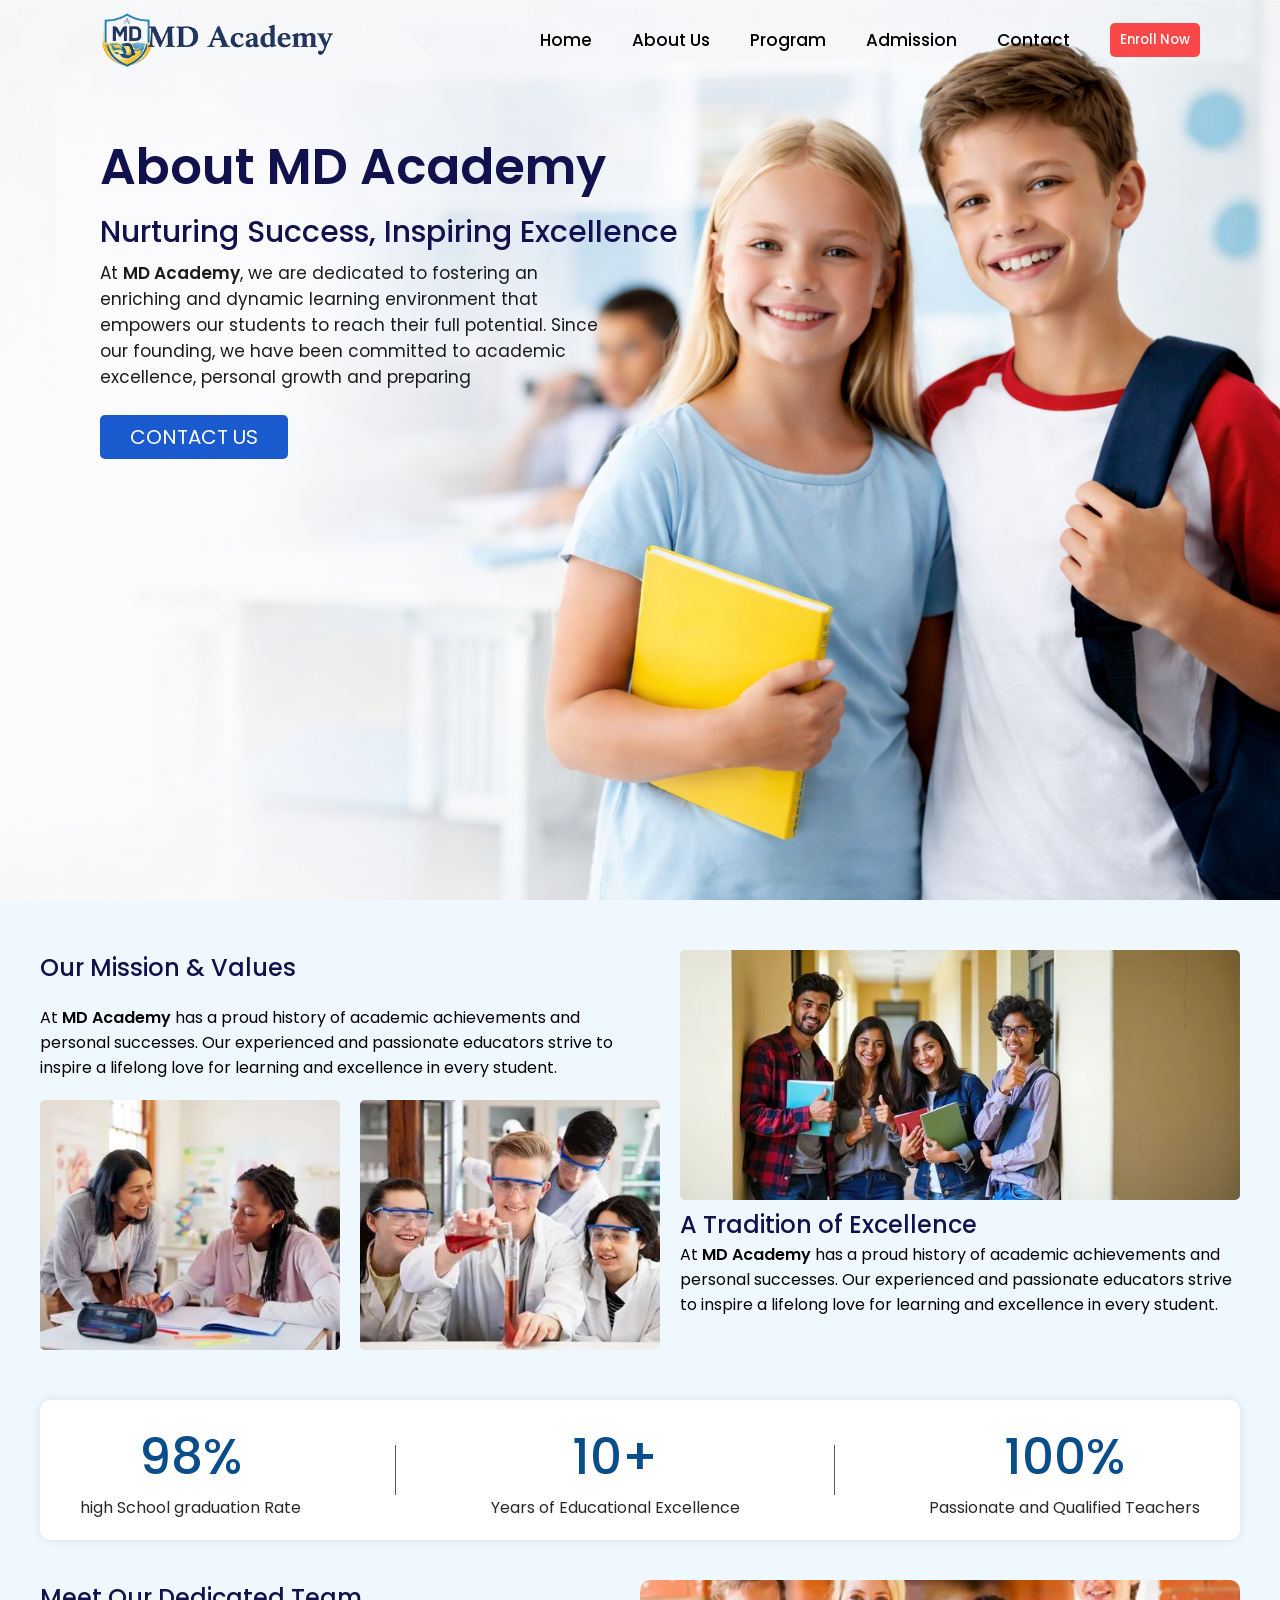
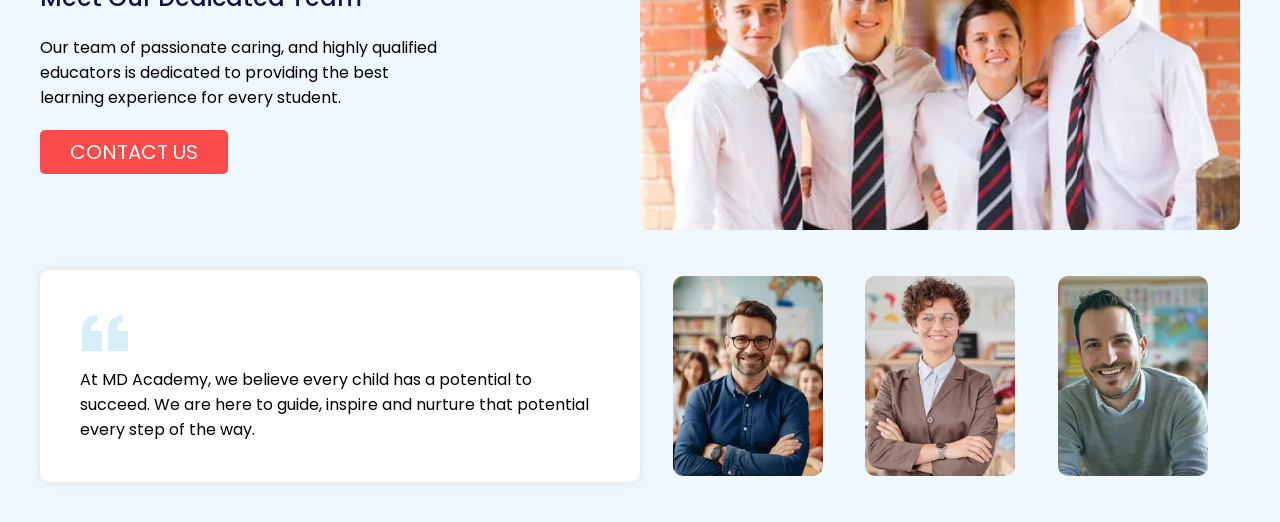
<file: about page/about.html>
<!DOCTYPE html>
<html lang="en">

<head>
    <meta charset="UTF-8">
    <meta name="viewport" content="width=device-width, initial-scale=1.0">
    <title>MD Academy</title>
    <link rel="stylesheet" href="../style.css">
    <link rel="stylesheet" href="about.css">
    <link rel="shortcut icon" href="../assets/favicon.png" type="image/x-icon">
</head>

<body>
    <section class="section1">
        <header>
            <img src="../assets/logo3.png" alt="" class="logo">
            <nav>
                <ul>
                    <li><a href="#">Home</a></li>
                    <li><a href="#">About Us</a></li>
                    <li><a href="#">Program</a></li>
                    <li><a href="#">Admission</a></li>
                    <li><a href="#">Contact</a></li>
                    <button class="Enroll">Enroll Now</button>
                </ul>
            </nav>
            <i class="fa-solid fa-bars"></i>
        </header>

        <div class="heroContent">
            <h1>About MD Academy</h1>
            <h2>Nurturing Success, Inspiring Excellence</h2>
            <p>At <span>MD Academy</span>, we are dedicated to fostering an enriching and dynamic learning environment
                that empowers our students to reach their full potential. Since our founding, we have been committed to
                academic excellence, personal growth and preparing</p>
            <div class="buttons">
                <button class="learn">Contact Us</button>
            </div>
        </div>
    </section>

    <section class="section3">
        <div class="mission">
            <h1>Our Mission & Values</h1>
            <p>At <span>MD Academy</span> has a proud history of academic achievements and personal successes. Our experienced and passionate educators strive to inspire a lifelong love for learning and excellence in every student.</p>
            <div class="images">
                <img src="../assets/mission1.webp">
                <img src="../assets/mission2.webp">
            </div>
        </div>
        <div class="tradition">
            <img src="../assets/tradition.webp">
            <h1>A Tradition of Excellence</h1>
            <p>At <span>MD Academy</span> has a proud history of academic achievements and personal successes. Our experienced and passionate educators strive to inspire a lifelong love for learning and excellence in every student.</p>
        </div>
    </section>
    <section class="section4">
        <div class="numbers">
            <div class="number">
                <h1>98%</h1>
                <p>high School graduation Rate</p>
            </div>
            <div class="divider"></div>
            <div class="number">
                <h1>10+</h1>
                <p>Years of Educational Excellence</p>
            </div>
            <div class="divider"></div>
            <div class="number">
                <h1>100%</h1>
                <p>Passionate and Qualified Teachers</p>
            </div>
        </div>
        <div class="dedicatedTeam">
            <div class="team">
                <h1>Meet Our Dedicated Team</h1>
                <p>Our team of passionate caring, and highly qualified educators is dedicated to providing the best learning experience for every student.</p>
                <button class="Contact">Contact Us</button>
            </div>
            <img src="../assets/team.webp">
        </div>
        <div class="employes">
            <div class="employContent">
                <img src="../assets/quote.png">
                <p>At <span>MD Academy</span>, we believe every child has a potential to succeed. We are here to guide, inspire and nurture that potential every step of the way.</p>
            </div>
            <div class="employImages">
                <img src="../assets/employ1.webp">
                <img src="../assets/employ2.webp">
                <img src="../assets/employ3.webp">
            </div>
        </div>
    </section>

</body>

</html>
</file>
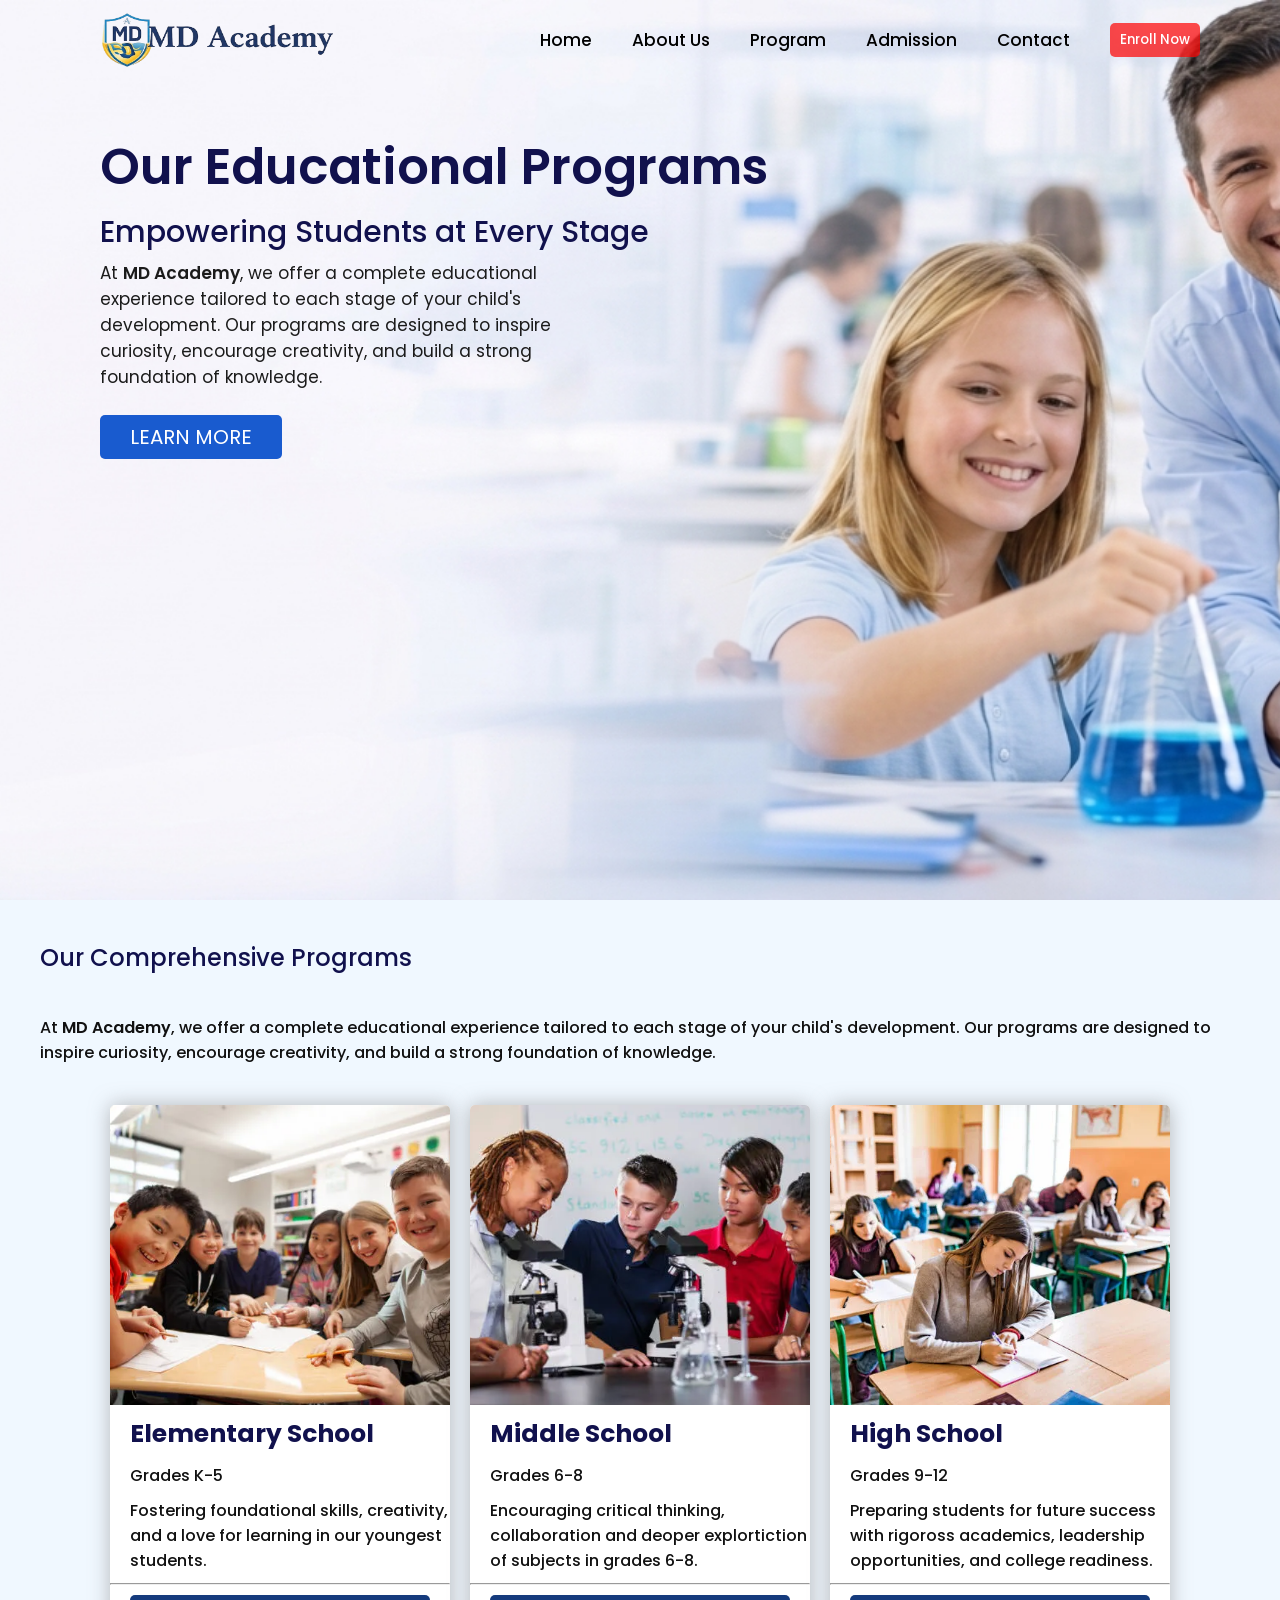
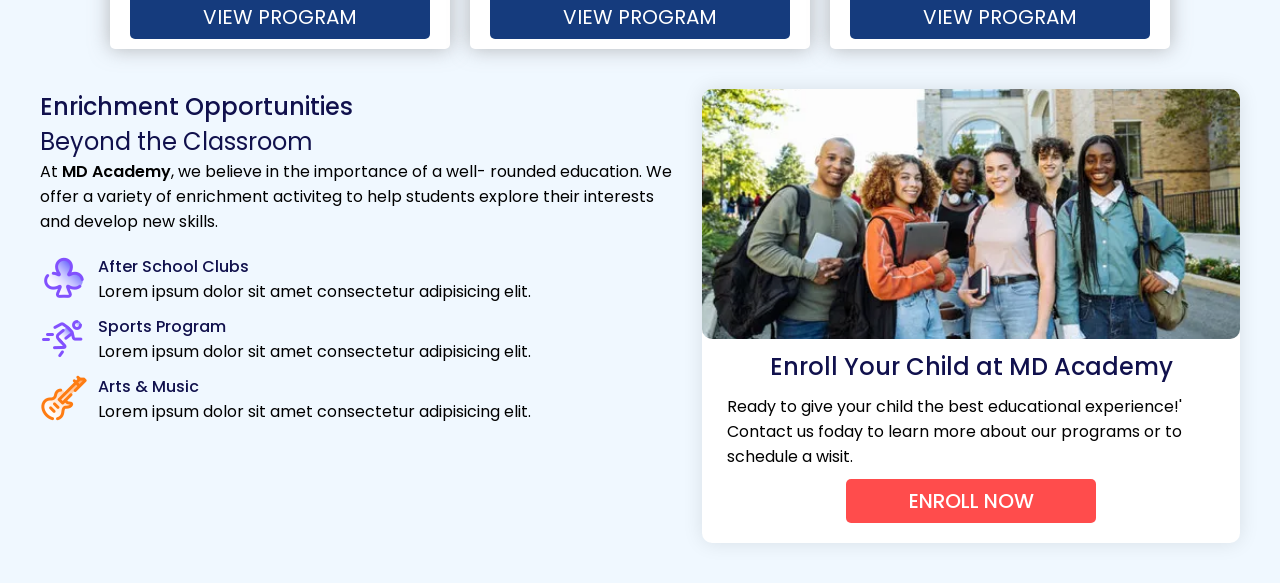
<file: program page/program.html>
<!DOCTYPE html>
<html lang="en">

<head>
    <meta charset="UTF-8">
    <meta name="viewport" content="width=device-width, initial-scale=1.0">
    <title>MD Academy</title>
    <link rel="stylesheet" href="../style.css">
    <link rel="stylesheet" href="program.css">
    <link rel="shortcut icon" href="../assets/favicon.png" type="image/x-icon">
</head>

<body>
    <section class="section1">
        <header>
            <img src="../assets/logo3.png" alt="" class="logo">
            <nav>
                <ul>
                    <li><a href="#">Home</a></li>
                    <li><a href="#">About Us</a></li>
                    <li><a href="#">Program</a></li>
                    <li><a href="#">Admission</a></li>
                    <li><a href="#">Contact</a></li>
                    <button class="Enroll">Enroll Now</button>
                </ul>
            </nav>
            <i class="fa-solid fa-bars"></i>
        </header>

        <div class="heroContent">
            <h1>Our Educational Programs</h1>
            <h2>Empowering Students at Every Stage</h2>
            <p>At <span>MD Academy</span>, we offer a complete educational experience tailored to each stage of your
                child's development. Our programs are designed to inspire curiosity, encourage creativity, and build a
                strong foundation of knowledge.</p>
            <div class="buttons">
                <button class="learn">Learn More</button>
            </div>
        </div>
    </section>

    <section class="section2">
        <h1>Our Comprehensive Programs</h1>
        <p>At <span>MD Academy</span>, we offer a complete educational experience tailored to each stage of your child's
            development. Our programs are designed to inspire curiosity, encourage creativity, and build a strong
            foundation of knowledge.</p>
        <div class="levels">
            <div class="level">
                <img src="../assets/elementarySchool.webp">
                <h4>Elementary School</h4>
                <p>Grades K-5</p>
                <p>Fostering foundational skills, creativity, and a love for learning in our youngest students.</p>
                <hr>
                <button class="view">View program</button>
            </div>
            <div class="level">
                <img src="../assets/middleSchool.webp">
                <h4>Middle School</h4>
                <p>Grades 6-8</p>
                <p>Encouraging critical thinking, collaboration and deoper explortiction
                    of subjects in grades 6-8.</p>
                <hr>
                <button class="view">View program</button>
            </div>
            <div class="level">
                <img src="../assets/highSchool.webp">
                <h4>High School</h4>
                <p>Grades 9-12</p>
                <p>Preparing students for future success with rigoross academics, leadership
                    opportunities, and college readiness.</p>
                <hr>
                <button class="view">View program</button>
            </div>
        </div>
    </section>

    <section class="section6">
        <div class="text">
            <div class="info">
                <h1>Enrichment Opportunities</h1>
                <h2>Beyond the Classroom</h2>
                <p>At <span>MD Academy</span>, we believe in the importance of a well-
                    rounded education. We offer a variety of enrichment activiteg to help students explore their
                    interests and develop new skills.
                </p>
            </div>
            <div class="activities">
                <div class="activity">
                    <img src="../assets/club.png">
                    <div class="aboutAct">
                        <h4>After School Clubs</h4>
                        <p>Lorem ipsum dolor sit amet consectetur adipisicing elit.</p>
                    </div>
                </div>
                <div class="activity">
                    <img src="../assets/sports.png">
                    <div class="aboutAct">
                        <h4>Sports Program</h4>
                        <p>Lorem ipsum dolor sit amet consectetur adipisicing elit.</p>
                    </div>
                </div>
                <div class="activity">
                    <img src="../assets/music.png">
                    <div class="aboutAct">
                        <h4>Arts & Music</h4>
                        <p>Lorem ipsum dolor sit amet consectetur adipisicing elit.</p>
                    </div>
                </div>
            </div>
        </div>
        <div class="card">
            <img src="../assets/life3.webp">
            <div class="othertext">
                <h2>Enroll Your Child at MD Academy</h2>
                <p>Ready to give your child the best educational
                    experience!' Contact us foday to learn more about our
                    programs or to schedule a wisit.</p>
                <button class="Enroll">Enroll now</button>
            </div>
        </div>
    </section>
</body>

</html>
</file>
<file: style.css>
@import url('https://fonts.googleapis.com/css2?family=Poppins:ital,wght@0,100;0,200;0,300;0,400;0,500;0,600;0,700;0,800;0,900;1,100;1,200;1,300;1,400;1,500;1,600;1,700;1,800;1,900&display=swap');

* {
    margin: 0;
    padding: 0;
    box-sizing: border-box;
    font-family: "poppins"
}

body::-webkit-scrollbar{
    width: 0;
}

.section1 {
    height: 100vh;
    background-image: url(assets/back1.png);
    background-position: top;
    background-repeat: no-repeat;
    background-size: cover;
    padding-inline: 80px;
    display: flex;
    flex-direction: column;
    gap: 50px;
    align-items: flex-start;
    justify-content: flex-start;
}

header {
    display: flex;
    align-items: center;
    justify-content: space-between;
    width: 100%;
}

header img {
    height: 80px;
}

header ul {
    display: flex;
    align-items: center;
    justify-content: center;
    list-style-type: none;
    gap: 40px;
    font-weight: 500;
    font-size: 17px;
}

header ul li{
    transition: .3s ease;
}

header ul li a {
    text-decoration: none;
    color: black;
    transition: all .3s ease;
}

header ul li a:hover {
    color: rgb(12, 12, 87);
}

header ul li:hover{
    transform: translateY(-3px);

}

header ul button {
    padding: 7px 10px;
    border: none;
    border-radius: 5px;
    background-color: rgba(255, 0, 0, 0.747);
    color: white;
    font-weight: 500;
}

.fa-bars{
    color: rgb(0, 0, 0);
    font-size: 20px;
    display: none;
}

.heroContent {
    display: flex;
    flex-direction: column;
    justify-content: center;
    gap: 5px;
    padding-left: 20px;
}

.heroContent h1 {
    color: rgb(17, 17, 77);
    font-weight: 600;
    font-size: 50px;
}

.heroContent h2 {
    color: rgb(17, 17, 77);
    font-weight: 500;
    font-size: 30px
}

.heroContent h2 span {
    font-weight: 600;
}

.heroContent p {
    font-size: 17px;
    color: rgb(27, 27, 27);
}

.buttons {
    display: flex;
    align-items: center;
    justify-content: flex-start;
    gap: 30px;
    margin-top: 20px;

}

.buttons button {
    padding: 7px 30px;
    font-size: 20px;
    color: white;
    border: none;
    border-radius: 5px;
    text-transform: uppercase;
    transition: .3s ease;
}

.learn {
    background-color: rgb(25 91 207);
}

.learn:hover {
    box-shadow: 0px 0px 20px rgb(25 91 207);
    transform: translateY(-3px);
}

.Enroll {
    background-color: rgba(255, 0, 0, 0.7);
    transition: .3s ease;
}

.Enroll:hover {
    box-shadow: 0px 0px 20px rgba(255, 0, 0, 0.7);
    transform: translateY(-3px);
}


/* section 2  */

.section2 {
    padding-inline: 40px;
    padding-top: 40px;
    display: flex;
    flex-direction: column;
    gap: 40px;
    padding-bottom: 40px;
    background-color: aliceblue;
}

.section2 p {
    font-size: 40px;
    color: rgb(17, 17, 77);
    font-weight: 500;
}

.facilities {
    display: flex;
    align-items: center;
    justify-content: center;
    flex-wrap: wrap;
    gap: 20px;
}

.facility {
    display: flex;
    align-items: center;
    justify-content: center;
    width: 280px;
}

.facility p {
    color: black;
    font-size: 12px;
}

.levels {
    display: flex;
    align-items: center;
    justify-content: center;
    flex-wrap: wrap;
    gap: 20px;
}

.level {
    display: flex;
    flex-direction: column;
    border-radius: 5px;
    gap: 10px;
    box-shadow: 0px 0px 20px rgba(141, 139, 139, 0.61);
    width: 340px;
    height: max-content;
    background-color: white;
    padding-bottom: 10px;
    transition: .3s ease;
}

.level:hover {
    transform: translateY(-3px);
}

.level img {
    height: 300px;
    width: 100%;
    object-fit: cover;
    border-top-left-radius: 5px;
    border-top-right-radius: 5px;
}

.level h4 {
    color: rgb(17, 17, 77);
    font-size: 25px;
    padding-left: 20px;
}

.level p {
    color: rgb(65, 64, 64);
    font-size: 13px;
    padding-left: 20px;
}

.level button {
    padding: 7px 40px;
    font-size: 20px;
    color: white;
    background-color: rgb(21 59 125);
    border-radius: 5px;
    border: none;
    text-transform: uppercase;
    width: 300px;
    align-self: center;
}

.life {
    display: flex;
    align-items: center;
    justify-content: center;
    gap: 20px;
    flex-wrap: wrap;
}

.lifeContent {
    display: flex;
    flex-direction: column;
    gap: 10px;
    width: 400px;
}

.lifeContent h2 {
    color: rgb(17, 17, 77);
}

.lifeContent p {
    color: rgb(41, 40, 40);
    font-size: 14px;
}

.lifeContent button {
    padding: 7px 20px;
    color: white;
    font-weight: 500;
    border: none;
    border-radius: 5px;
    background-color: rgba(255, 0, 0, 0.7);
    font-size: 20px;
    text-transform: uppercase;
    width: 250px;
}

.life1 {
    height: 200px;
    object-fit: cover;
    width: 250px;
    border-radius: 5px;
}

.life2,
.life3 {
    width: 200px;
    border-radius: 5px;
    height: 200px;
    object-fit: cover;
}

@media (max-width:1100px) {
    nav {
        display: none;
    }
    .fa-bars{
        display: block;
    }
}

@media (max-width: 750px) {
    .section2 p {
        font-size: 20px;
        align-self: center;
    }
    .facility p{
        font-size: 12px;
    }

    .heroContent h1 {
        font-size: 35px;
    }

    .heroContent h2 {
        font-size: 20px;
    }
    .section2 {
        padding-inline: 20px;
    }
}

@media (max-width: 580px) {
    .buttons button {
        font-size: 15px;
    }

    .heroContent h1 {
        font-size: 22px;
    }
}

@media (max-width: 450px) {
    .section1 {
        padding-inline: 20px;
    }
    .buttons button{
        padding: 7px 10px;
    }
    .level img{
        height: 200px;
    }
    .level{
        width: 250px;
    }
    .level button{
        width: 200px;
        font-size: 15px;
    }
    .level h4{
        font-size: 20px;
    }
    .level p{
        align-self: flex-start;
    }
    .lifeContent{
        width: 250px;
    }
    header img{
        height: 60px;
    }
}
</file>
<file: about page/about.css>
.heroContent p {
    width: 500px;
}

.heroContent p span {
    font-weight: 600;
}

.section3 {
    padding-inline: 40px;
    padding-top: 50px;
    display: flex;
    align-items: flex-start;
    gap: 20px;
    justify-content: space-between;
    background-color: aliceblue;
}

.section3 .mission {
    display: flex;
    flex-direction: column;
    align-items: flex-start;
    gap: 20px;
}

.mission h1 {
    font-weight: 500;
    color: rgb(17, 17, 77);
}

.mission p {
    width: 600px;
}

.mission p span {
    font-weight: 600;
}

.section3 .mission .images {
    display: flex;
    gap: 20px;
    align-items: center;
}

.section3 .mission .images img {
    width: 300px;
    object-fit: cover;
    height: 250px;
    border-radius: 5px;
}

.tradition {
    width: 100%;
}

.tradition img {
    height: 250px;
    object-fit: cover;
    width: 100%;
    border-radius: 5px
}

.tradition h1 {
    color: rgb(17, 17, 77);
    font-weight: 500;
}

.tradition p span {
    font-weight: 600;
}

/* section 4  */
.section4 {
    padding-inline: 40px;
    padding-top: 50px;
    background-color: aliceblue;
    display: flex;
    flex-direction: column;
    gap: 40px;
    padding-bottom: 40px;
}

.numbers {
    display: flex;
    align-items: center;
    justify-content: space-between;
    background-color: white;
    border-radius: 10px;
    padding: 20px;
    padding-inline: 40px;
    width: 100%;
    margin: auto;
    box-shadow: 0px 0px 10px rgba(0, 0, 0, 0.1);
}

.number {
    text-align: center;
}

.number h1 {
    color: rgb(10 77 139);
    font-size: 50px;
    font-weight: 500;
}

.number p {
    color: rgb(41, 40, 40);
}

.divider {
    width: 1px;
    height: 50px;
    background-color: rgb(90, 90, 90);
}

.dedicatedTeam {
    display: flex;
    align-items: flex-start;
    gap: 20px;
    justify-content: space-between;
    height: max-content;
}

.Contact {
    padding: 7px 30px;
    font-size: 20px;
    color: white;
    border: none;
    border-radius: 5px;
    text-transform: uppercase;
    background-color: rgba(255, 0, 0, 0.7);
    transition: .3s ease;

}

.Contact:hover {
    box-shadow: 0px 0px 20px rgba(255, 0, 0, 0.7);
    transform: translateY(-3px);
}

.team h1 {
    color: rgb(17, 17, 77);
    font-weight: 500;
}

.dedicatedTeam img {
    height: 250px;
    border-radius: 10px;
    width: 600px;
    object-fit: cover;
}

.dedicatedTeam .team {
    display: flex;
    flex-direction: column;
    gap: 20px;
    align-items: flex-start;
}

.dedicatedTeam .team p {
    width: 400px;
}

.employes {
    display: flex;
    justify-content: space-between;
    width: 100%;
}

.employContent {
    background-color: white;
    height: max-content;
    width: 50%;
    padding: 40px;
    border-radius: 10px;
    box-shadow: 0px 0px 10px rgba(0, 0, 0, 0.1);
}

.employImages {
    display: flex;
    align-items: center;
    justify-content: space-evenly;
    width: 50%;
    flex-wrap: wrap;
    gap: 10px;
}

.employImages img {
    height: 200px;
    object-fit: cover;
    width: 150px;
    border-radius: 10px;
}


@media (max-width: 1000px) {
    .section3 {
        flex-direction: column;
        align-items: center;
    }

    .employes {
        flex-direction: column;
        align-items: center;
        gap: 20px;
    }

    .dedicatedTeam {
        align-items: center;
        flex-direction: column;
    }

    .employContent {
        width: 100%;
    }

    .employImages {
        width: 100%;
    }

    .heroContent p {
        width: 500px;
    }

    .numbers {
        gap: 10px;
        flex-direction: column;
    }

    .divider {
        width: 100px;
        height: 1px;
    }
}

@media (max-width: 650px) {
    .section3 .mission .images {
        flex-direction: column;
    }

    .section3 .mission {
        align-items: center;
    }

    .mission p {
        width: 300px;
    }

    .dedicatedTeam img {
        width: 100%;
    }

    .tradition img {
        width: 100%;
    }

    .heroContent p {
        width: 304px;
    }
}

@media (max-width:500px) {
    .dedicatedTeam .team p {
        width: 300px;
    }

    .team h1 {
        font-size: 20px;
    }
}
</file>
<file: program page/program.css>
.section1{
    background-image: url(../assets/programback.png);
}

.heroContent p{
    width: 500px;
}

.heroContent p span{
    font-weight: 600;
}

.section2 h1{
    font-weight: 500;
    color: rgb(17,17,77);
}

.section2 p {
    font-size: 16px;
    color: #111;
}

.section2 p span{
    font-weight: 600;
}
/* 
.level p {
    padding-right: 10px;
} */

.section6{
    background-color: aliceblue;
    padding-inline: 40px;
    display: flex;
    align-items: flex-start;
    justify-content: space-between;
    gap: 20px;
    padding-bottom: 40px;
}

.text{
    color: rgb(17,17,77);
    display: flex;
    flex-direction: column;
    /* align-items: center; */
    justify-content: space-between;
    gap: 20px;
    
}

.text .info h1{
    font-weight: 500;
}

.info h2{
    font-weight: 400;
}

.info p {
    color: black    ;
}

.info p span {
    font-weight: 600;
}

.activities{
    display: flex;
    flex-direction: column;
    gap: 10px;
}

.activity{
    display: flex;
    align-items: flex-start;
    /* justify-content: space-between; */
    gap: 10px;
}

.activity h4{
    font-weight: 500;
    color: rgb(17,17,77);
}

.activity p {
    color: black;
}

.card{
    width: 100%;
    display: flex;
    flex-direction: column;
    align-items: center;
    justify-content: center;
    gap: 10px;
    background-color: white;
    border-radius: 10px;
    box-shadow: 0px 0px 20px rgba(0, 0, 0, 0.1);
    padding-bottom: 20px;
}

.card img{
    height: 250px;
    width: 100%;
    object-fit: cover;
    border-radius: 10px
}

.card .othertext{
    display: flex;
    flex-direction: column;
    align-items: center;
    justify-content: center;
    gap: 10px;
    padding-inline: 25px;
}

.othertext h2{
    font-weight: 500;
    color: rgb(17,17,77);
}

.othertext button{
    padding: 7px 20px;
    color: white;
    font-weight: 500;
    border: none;
    border-radius: 5px;
    background-color: rgba(255, 0, 0, 0.7);
    font-size: 20px;
    text-transform: uppercase;
    width: 250px;
}

@media (max-width: 700px){
    .section6{
        flex-direction: column;
    }
}

@media (max-width:650px) {
    .heroContent p{
        width: 300px;
    }
}
</file>
